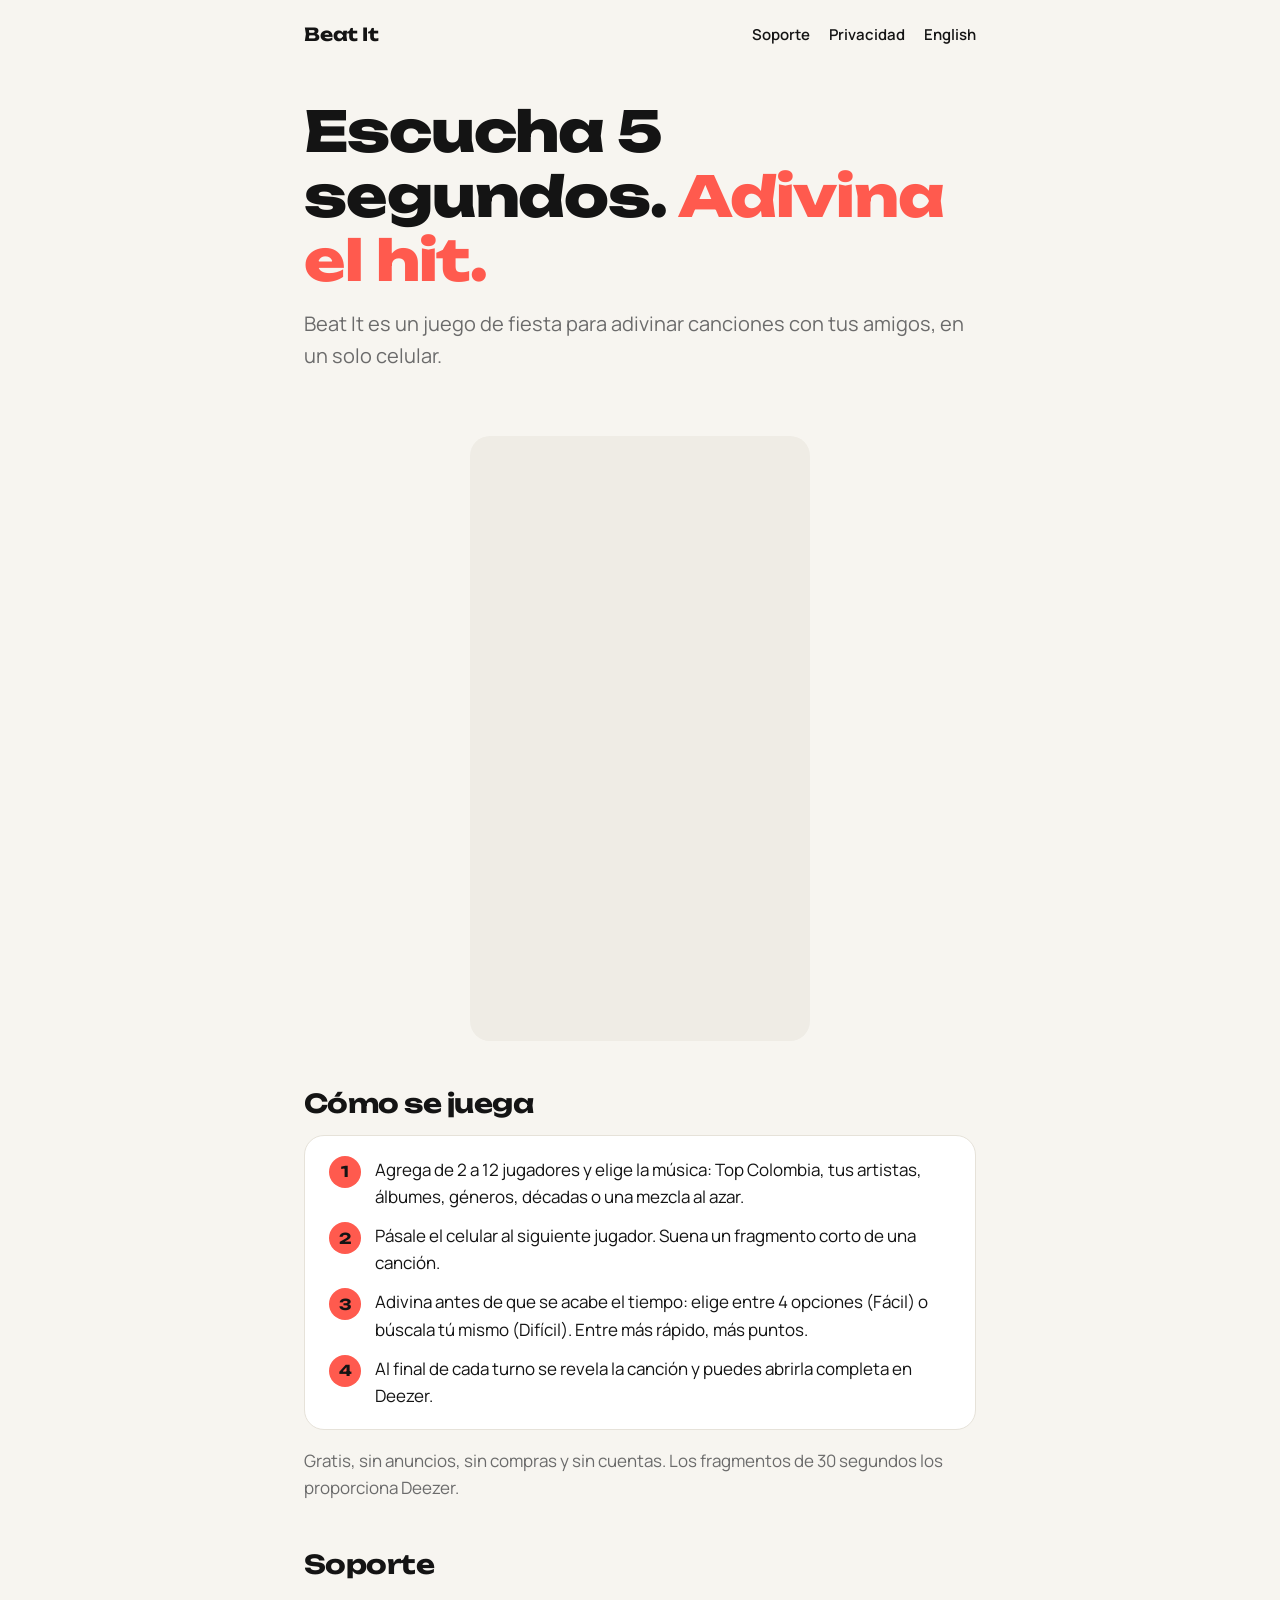
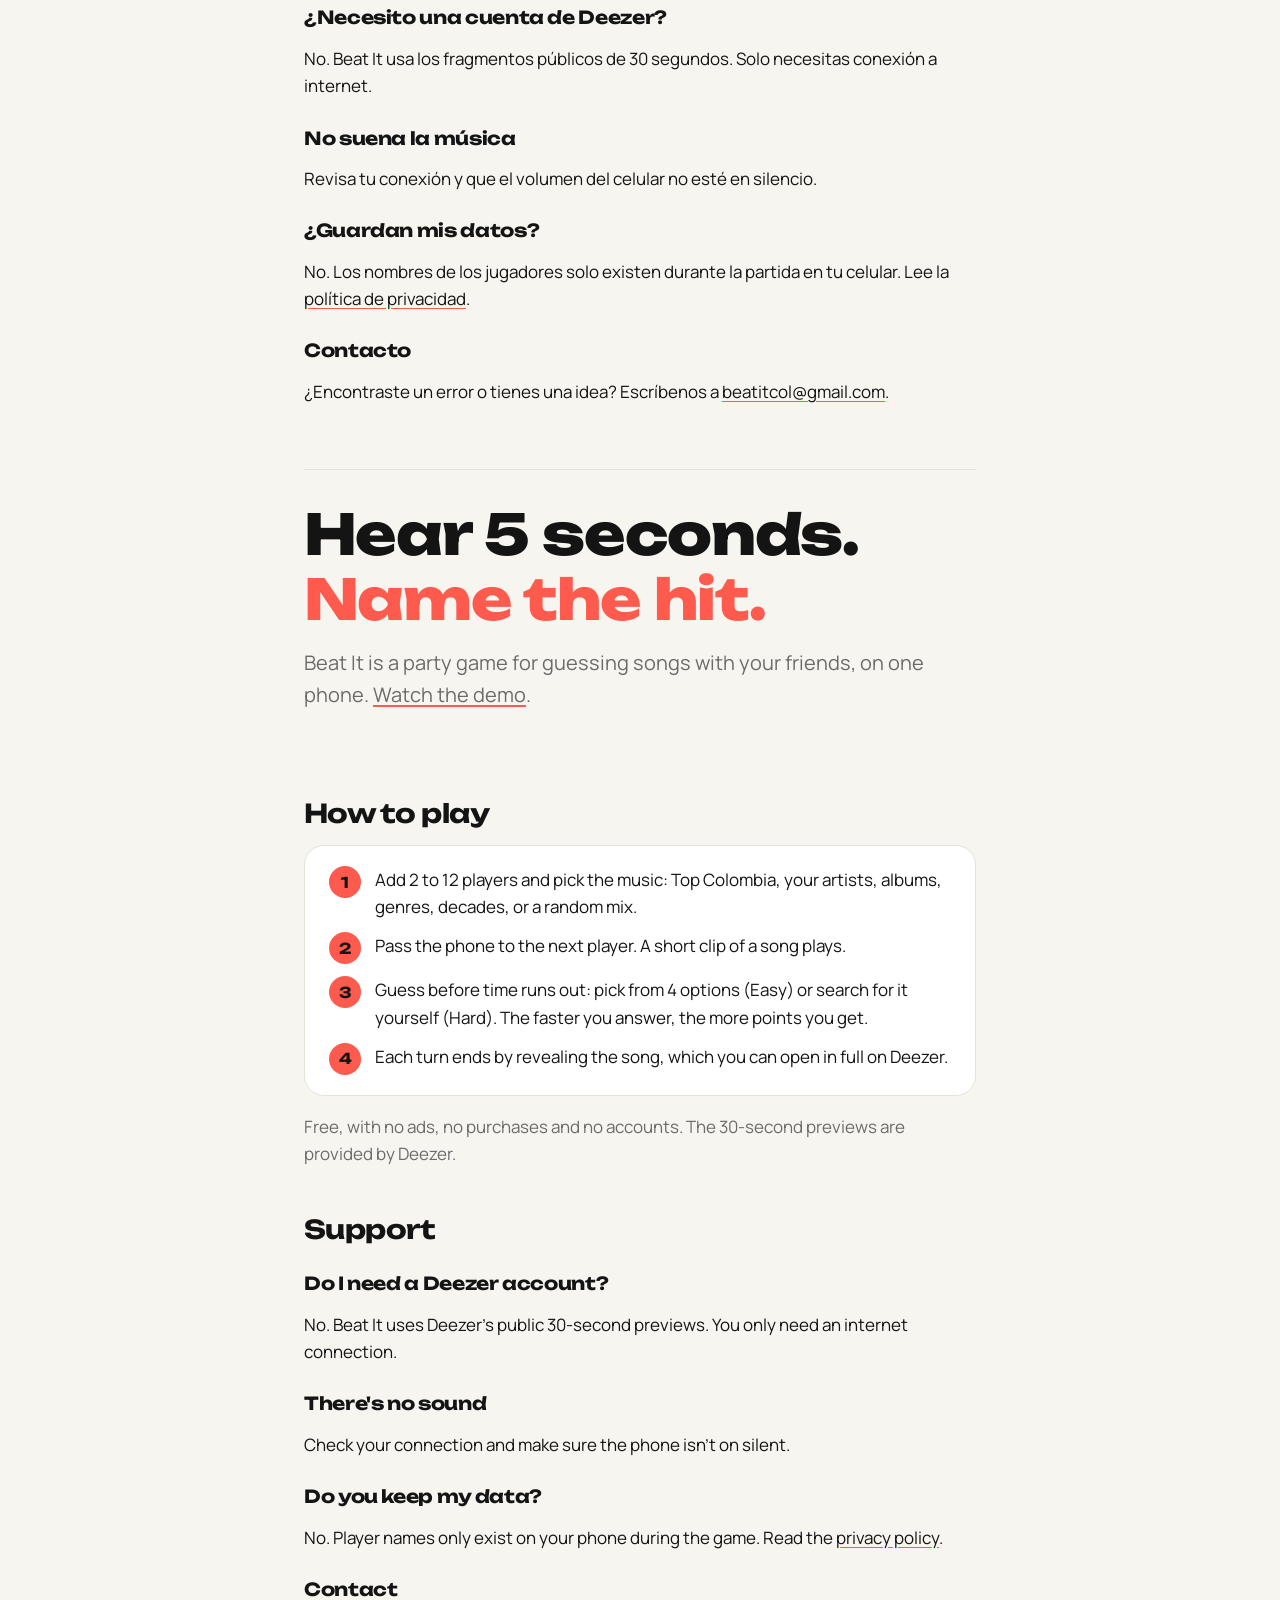
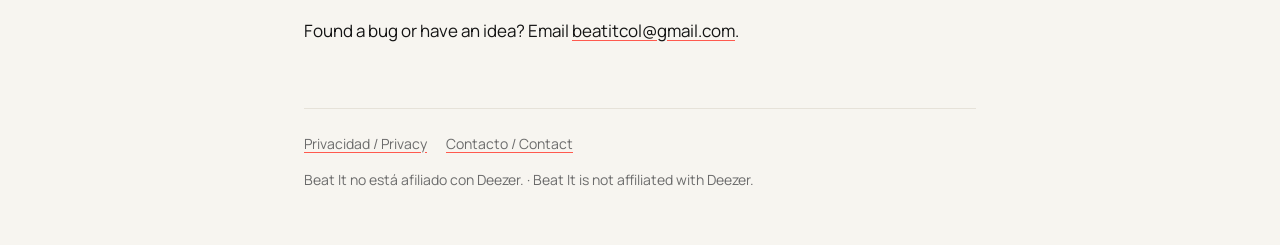
<file: index.html>
<!doctype html>
<html lang="es">
<head>
  <meta charset="utf-8">
  <meta name="viewport" content="width=device-width, initial-scale=1">
  <title>Beat It · Adivina la canción</title>
  <meta name="description" content="Beat It es un juego de fiesta para adivinar canciones: escucha unos segundos de un hit y nómbralo antes que tus amigos.">
  <link rel="icon" href="favicon.svg" type="image/svg+xml">
  <link rel="stylesheet" href="styles.css">
</head>
<body>
  <div class="wrap">
    <header class="top">
      <a class="brand" href="./"><span>Beat It</span></a>
      <nav class="top">
        <a href="#soporte">Soporte</a>
        <a href="privacy.html">Privacidad</a>
        <a href="#en" lang="en">English</a>
      </nav>
    </header>

    <main>
      <!-- ===== Español ===== -->
      <section class="hero">
        <h1>Escucha 5 segundos. <span class="hl">Adivina el hit.</span></h1>
        <p class="lead">Beat It es un juego de fiesta para adivinar canciones con tus amigos, en un solo celular.</p>
      </section>

      <div class="video" id="demo">
        <iframe src="https://drive.google.com/file/d/103dc7OgGQCIGeCHe1fRO6OjWG2HCZCSW/preview" title="Demo de Beat It" loading="lazy" allow="autoplay; fullscreen" allowfullscreen></iframe>
      </div>

      <h2>Cómo se juega</h2>
      <div class="card">
        <ol class="steps">
          <li><b class="n">1</b><span>Agrega de 2 a 12 jugadores y elige la música: Top Colombia, tus artistas, álbumes, géneros, décadas o una mezcla al azar.</span></li>
          <li><b class="n">2</b><span>Pásale el celular al siguiente jugador. Suena un fragmento corto de una canción.</span></li>
          <li><b class="n">3</b><span>Adivina antes de que se acabe el tiempo: elige entre 4 opciones (Fácil) o búscala tú mismo (Difícil). Entre más rápido, más puntos.</span></li>
          <li><b class="n">4</b><span>Al final de cada turno se revela la canción y puedes abrirla completa en Deezer.</span></li>
        </ol>
      </div>
      <p class="muted">Gratis, sin anuncios, sin compras y sin cuentas. Los fragmentos de 30 segundos los proporciona Deezer.</p>

      <h2 id="soporte">Soporte</h2>
      <h3>¿Necesito una cuenta de Deezer?</h3>
      <p>No. Beat It usa los fragmentos públicos de 30 segundos. Solo necesitas conexión a internet.</p>
      <h3>No suena la música</h3>
      <p>Revisa tu conexión y que el volumen del celular no esté en silencio.</p>
      <h3>¿Guardan mis datos?</h3>
      <p>No. Los nombres de los jugadores solo existen durante la partida en tu celular. Lee la <a href="privacy.html">política de privacidad</a>.</p>
      <h3>Contacto</h3>
      <p>¿Encontraste un error o tienes una idea? Escríbenos a <a href="mailto:beatitcol@gmail.com">beatitcol@gmail.com</a>.</p>

      <hr class="lang">

      <!-- ===== English ===== -->
      <div lang="en" id="en">
        <section class="hero">
          <h1>Hear 5 seconds. <span class="hl">Name the hit.</span></h1>
          <p class="lead">Beat It is a party game for guessing songs with your friends, on one phone. <a href="#demo">Watch the demo</a>.</p>
        </section>

        <h2>How to play</h2>
        <div class="card">
          <ol class="steps">
            <li><b class="n">1</b><span>Add 2 to 12 players and pick the music: Top Colombia, your artists, albums, genres, decades, or a random mix.</span></li>
            <li><b class="n">2</b><span>Pass the phone to the next player. A short clip of a song plays.</span></li>
            <li><b class="n">3</b><span>Guess before time runs out: pick from 4 options (Easy) or search for it yourself (Hard). The faster you answer, the more points you get.</span></li>
            <li><b class="n">4</b><span>Each turn ends by revealing the song, which you can open in full on Deezer.</span></li>
          </ol>
        </div>
        <p class="muted">Free, with no ads, no purchases and no accounts. The 30-second previews are provided by Deezer.</p>

        <h2 id="support">Support</h2>
        <h3>Do I need a Deezer account?</h3>
        <p>No. Beat It uses Deezer's public 30-second previews. You only need an internet connection.</p>
        <h3>There's no sound</h3>
        <p>Check your connection and make sure the phone isn't on silent.</p>
        <h3>Do you keep my data?</h3>
        <p>No. Player names only exist on your phone during the game. Read the <a href="privacy.html#en">privacy policy</a>.</p>
        <h3>Contact</h3>
        <p>Found a bug or have an idea? Email <a href="mailto:beatitcol@gmail.com">beatitcol@gmail.com</a>.</p>
      </div>
    </main>

    <footer>
      <a href="privacy.html">Privacidad / Privacy</a>
      <a href="mailto:beatitcol@gmail.com">Contacto / Contact</a>
      <p>Beat It no está afiliado con Deezer. · Beat It is not affiliated with Deezer.</p>
    </footer>
  </div>
</body>
</html>
</file>
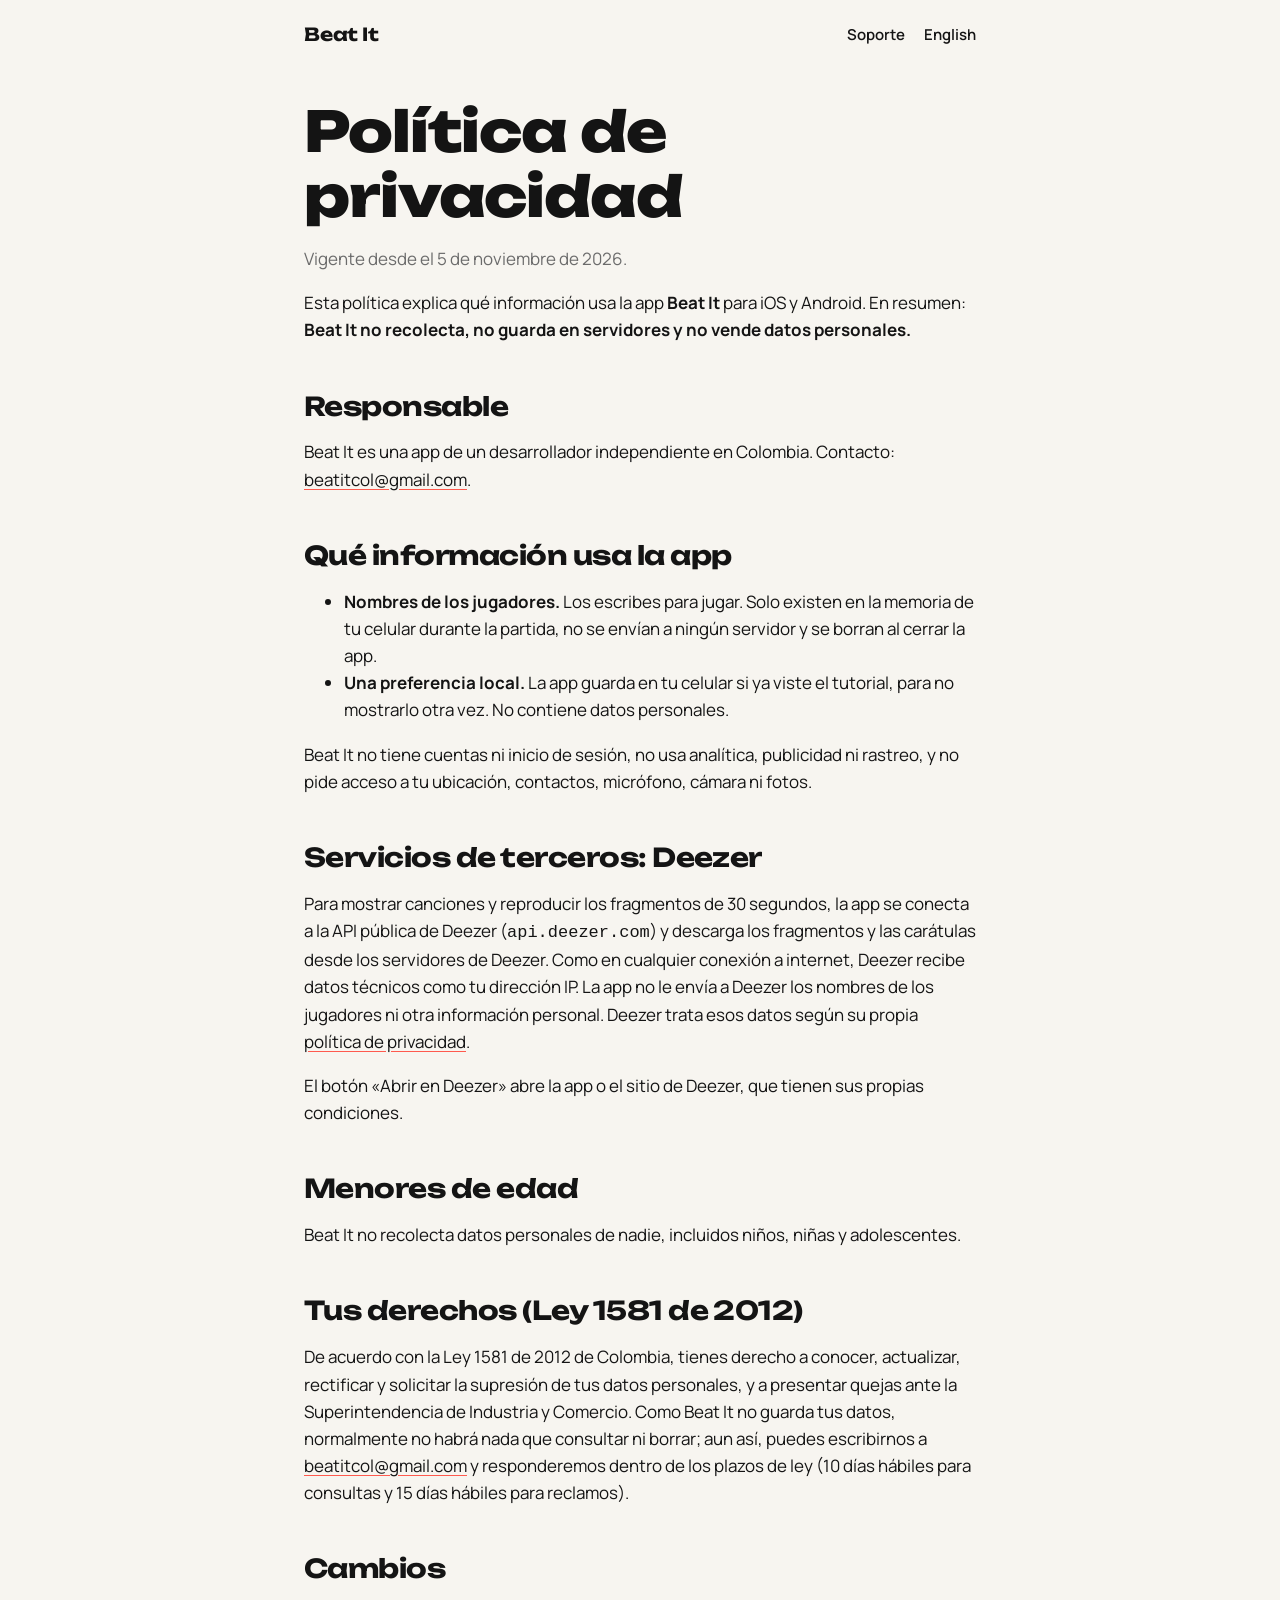
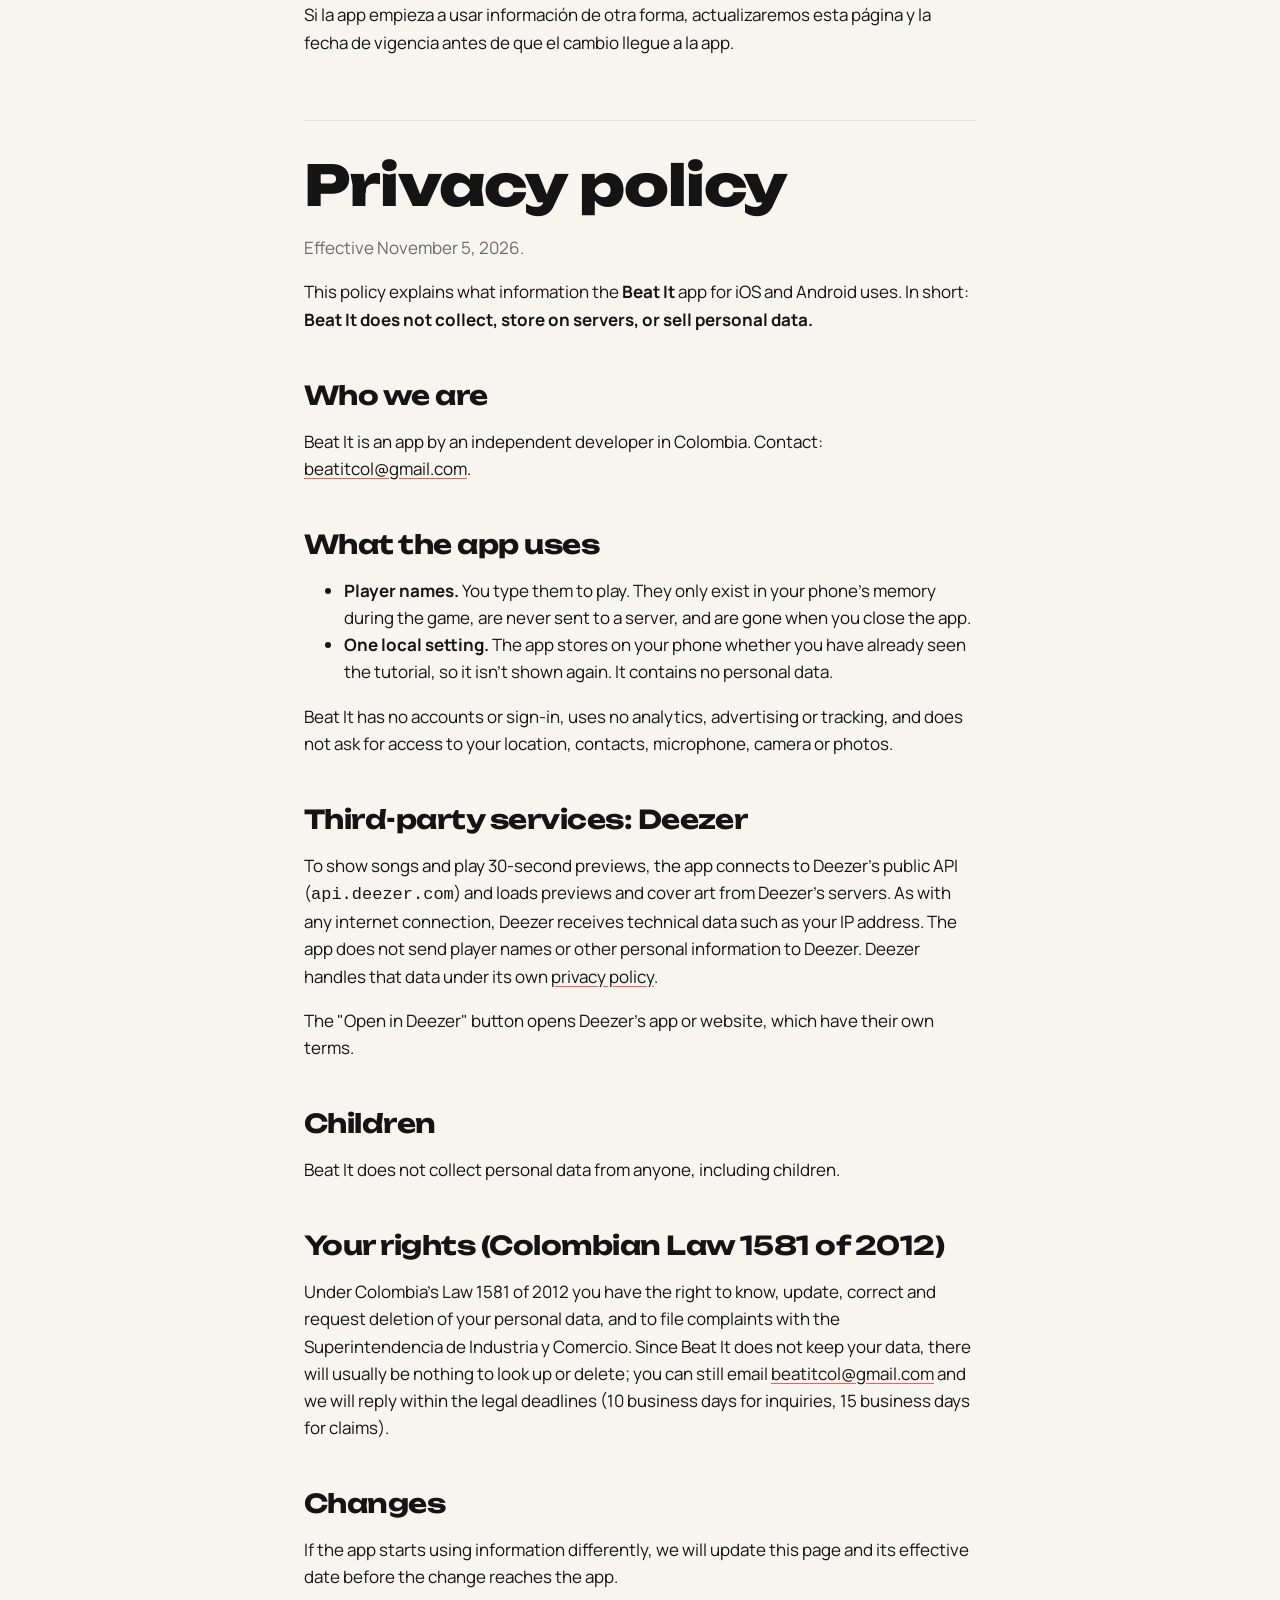
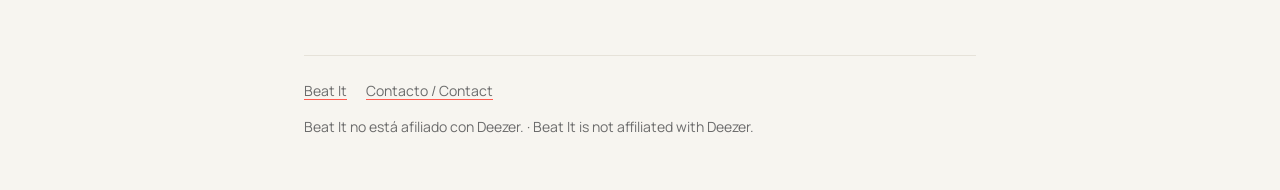
<file: privacy.html>
<!doctype html>
<html lang="es">
<head>
  <meta charset="utf-8">
  <meta name="viewport" content="width=device-width, initial-scale=1">
  <title>Privacidad · Beat It</title>
  <meta name="description" content="Política de privacidad de la app Beat It.">
  <link rel="icon" href="favicon.svg" type="image/svg+xml">
  <link rel="stylesheet" href="styles.css">
</head>
<body>
  <div class="wrap">
    <header class="top">
      <a class="brand" href="./"><span>Beat It</span></a>
      <nav class="top">
        <a href="./#soporte">Soporte</a>
        <a href="#en" lang="en">English</a>
      </nav>
    </header>

    <main>
      <!-- ===== Español ===== -->
      <h1>Política de privacidad</h1>
      <p class="muted">Vigente desde el 5 de noviembre de 2026.</p>

      <p>Esta política explica qué información usa la app <b>Beat It</b> para iOS y Android. En resumen: <b>Beat It no recolecta, no guarda en servidores y no vende datos personales.</b></p>

      <h2>Responsable</h2>
      <p>Beat It es una app de un desarrollador independiente en Colombia. Contacto: <a href="mailto:beatitcol@gmail.com">beatitcol@gmail.com</a>.</p>

      <h2>Qué información usa la app</h2>
      <ul>
        <li><b>Nombres de los jugadores.</b> Los escribes para jugar. Solo existen en la memoria de tu celular durante la partida, no se envían a ningún servidor y se borran al cerrar la app.</li>
        <li><b>Una preferencia local.</b> La app guarda en tu celular si ya viste el tutorial, para no mostrarlo otra vez. No contiene datos personales.</li>
      </ul>
      <p>Beat It no tiene cuentas ni inicio de sesión, no usa analítica, publicidad ni rastreo, y no pide acceso a tu ubicación, contactos, micrófono, cámara ni fotos.</p>

      <h2>Servicios de terceros: Deezer</h2>
      <p>Para mostrar canciones y reproducir los fragmentos de 30 segundos, la app se conecta a la API pública de Deezer (<code>api.deezer.com</code>) y descarga los fragmentos y las carátulas desde los servidores de Deezer. Como en cualquier conexión a internet, Deezer recibe datos técnicos como tu dirección IP. La app no le envía a Deezer los nombres de los jugadores ni otra información personal. Deezer trata esos datos según su propia <a href="https://www.deezer.com/legal/personal-datas">política de privacidad</a>.</p>
      <p>El botón «Abrir en Deezer» abre la app o el sitio de Deezer, que tienen sus propias condiciones.</p>

      <h2>Menores de edad</h2>
      <p>Beat It no recolecta datos personales de nadie, incluidos niños, niñas y adolescentes.</p>

      <h2>Tus derechos (Ley 1581 de 2012)</h2>
      <p>De acuerdo con la Ley 1581 de 2012 de Colombia, tienes derecho a conocer, actualizar, rectificar y solicitar la supresión de tus datos personales, y a presentar quejas ante la Superintendencia de Industria y Comercio. Como Beat It no guarda tus datos, normalmente no habrá nada que consultar ni borrar; aun así, puedes escribirnos a <a href="mailto:beatitcol@gmail.com">beatitcol@gmail.com</a> y responderemos dentro de los plazos de ley (10 días hábiles para consultas y 15 días hábiles para reclamos).</p>

      <h2>Cambios</h2>
      <p>Si la app empieza a usar información de otra forma, actualizaremos esta página y la fecha de vigencia antes de que el cambio llegue a la app.</p>

      <hr class="lang">

      <!-- ===== English ===== -->
      <div lang="en" id="en">
        <h1>Privacy policy</h1>
        <p class="muted">Effective November 5, 2026.</p>

        <p>This policy explains what information the <b>Beat It</b> app for iOS and Android uses. In short: <b>Beat It does not collect, store on servers, or sell personal data.</b></p>

        <h2>Who we are</h2>
        <p>Beat It is an app by an independent developer in Colombia. Contact: <a href="mailto:beatitcol@gmail.com">beatitcol@gmail.com</a>.</p>

        <h2>What the app uses</h2>
        <ul>
          <li><b>Player names.</b> You type them to play. They only exist in your phone's memory during the game, are never sent to a server, and are gone when you close the app.</li>
          <li><b>One local setting.</b> The app stores on your phone whether you have already seen the tutorial, so it isn't shown again. It contains no personal data.</li>
        </ul>
        <p>Beat It has no accounts or sign-in, uses no analytics, advertising or tracking, and does not ask for access to your location, contacts, microphone, camera or photos.</p>

        <h2>Third-party services: Deezer</h2>
        <p>To show songs and play 30-second previews, the app connects to Deezer's public API (<code>api.deezer.com</code>) and loads previews and cover art from Deezer's servers. As with any internet connection, Deezer receives technical data such as your IP address. The app does not send player names or other personal information to Deezer. Deezer handles that data under its own <a href="https://www.deezer.com/legal/personal-datas">privacy policy</a>.</p>
        <p>The "Open in Deezer" button opens Deezer's app or website, which have their own terms.</p>

        <h2>Children</h2>
        <p>Beat It does not collect personal data from anyone, including children.</p>

        <h2>Your rights (Colombian Law 1581 of 2012)</h2>
        <p>Under Colombia's Law 1581 of 2012 you have the right to know, update, correct and request deletion of your personal data, and to file complaints with the Superintendencia de Industria y Comercio. Since Beat It does not keep your data, there will usually be nothing to look up or delete; you can still email <a href="mailto:beatitcol@gmail.com">beatitcol@gmail.com</a> and we will reply within the legal deadlines (10 business days for inquiries, 15 business days for claims).</p>

        <h2>Changes</h2>
        <p>If the app starts using information differently, we will update this page and its effective date before the change reaches the app.</p>
      </div>
    </main>

    <footer>
      <a href="./">Beat It</a>
      <a href="mailto:beatitcol@gmail.com">Contacto / Contact</a>
      <p>Beat It no está afiliado con Deezer. · Beat It is not affiliated with Deezer.</p>
    </footer>
  </div>
</body>
</html>
</file>
<file: styles.css>
@font-face {
  font-family: "Unbounded";
  src: url("fonts/Unbounded-Variable.ttf") format("truetype");
  font-weight: 200 900;
  font-display: swap;
}
@font-face {
  font-family: "Manrope";
  src: url("fonts/Manrope-Variable.ttf") format("truetype");
  font-weight: 200 800;
  font-display: swap;
}

/* Pulse tokens (lib/core/theme/beat_tokens.dart) */
:root {
  --bg: #f7f5f0;
  --surface: #ffffff;
  --surface-2: #efece5;
  --line: #e6e2d9;
  --ink: #141414;
  --ink-2: #6b6b6b;
  --accent: #ff5a4e;
  --on-accent: #141414;
  --radius: 20px;
  --gutter: 24px;
}
@media (prefers-color-scheme: dark) {
  :root {
    --bg: #0e0e0e;
    --surface: #1e1e1e;
    --surface-2: #2a2a2a;
    --line: #2a2a2a;
    --ink: #f7f5f0;
    --ink-2: #a8a59e;
  }
}

* { box-sizing: border-box; }
html { -webkit-text-size-adjust: 100%; }
body {
  margin: 0;
  background: var(--bg);
  color: var(--ink);
  font: 400 17px/1.6 "Manrope", system-ui, sans-serif;
}
a { color: inherit; text-decoration-color: var(--accent); text-underline-offset: 3px; }
a:hover { text-decoration-thickness: 2px; }

.wrap { max-width: 720px; margin: 0 auto; padding: 0 var(--gutter); }

header.top {
  display: flex; align-items: center; justify-content: space-between; gap: 16px;
  padding: 20px 0;
}
.brand { display: flex; align-items: center; gap: 10px; text-decoration: none; white-space: nowrap; }
.brand span { font: 700 18px/1 "Unbounded", sans-serif; letter-spacing: -0.01em; }
nav.top { white-space: nowrap; }
nav.top a { margin-left: 16px; font-weight: 600; font-size: 15px; text-decoration: none; }
nav.top a:hover { text-decoration: underline; text-decoration-color: var(--accent); }

h1, h2, h3 { font-family: "Unbounded", sans-serif; letter-spacing: -0.02em; line-height: 1.15; }
h1 { font-size: clamp(36px, 8vw, 56px); font-weight: 800; margin: 32px 0 16px; }
h2 { font-size: 26px; font-weight: 700; margin: 48px 0 12px; }
h3 { font-size: 18px; font-weight: 700; margin: 28px 0 8px; }
.lead { font-size: 20px; color: var(--ink-2); margin: 0 0 24px; }
.muted { color: var(--ink-2); }
.lang-switch { font-size: 15px; font-weight: 600; }

.hero { padding-bottom: 16px; }
.hero h1 .hl { color: var(--accent); }

.card {
  background: var(--surface);
  border: 1px solid var(--line);
  border-radius: var(--radius);
  padding: 20px 24px;
  margin: 16px 0;
}
.steps { list-style: none; padding: 0; margin: 0; display: grid; gap: 12px; }
.steps li { display: flex; gap: 14px; align-items: flex-start; }
.steps b.n {
  flex: none; width: 32px; height: 32px; border-radius: 999px;
  background: var(--accent); color: var(--on-accent);
  display: grid; place-items: center; font: 700 15px/1 "Unbounded", sans-serif;
}

.video { position: relative; aspect-ratio: 9 / 16; max-width: 340px; border-radius: var(--radius); overflow: hidden; background: var(--surface-2); margin: 24px auto; }
.video iframe { position: absolute; inset: 0; width: 100%; height: 100%; border: 0; }

.button {
  display: inline-block; padding: 14px 24px; border-radius: 999px;
  background: var(--ink); color: var(--bg); font-weight: 700; text-decoration: none;
}

hr.lang { border: 0; border-top: 1px solid var(--line); margin: 64px 0 0; }

footer {
  border-top: 1px solid var(--line);
  margin-top: 64px; padding: 24px 0 40px;
  font-size: 14px; color: var(--ink-2);
}
footer a { margin-right: 16px; }

@media (max-width: 480px) {
  body { font-size: 16px; }
  nav.top a { margin-left: 10px; font-size: 13px; }
  .brand span { font-size: 16px; }
  .card { padding: 16px 18px; }
}
</file>
